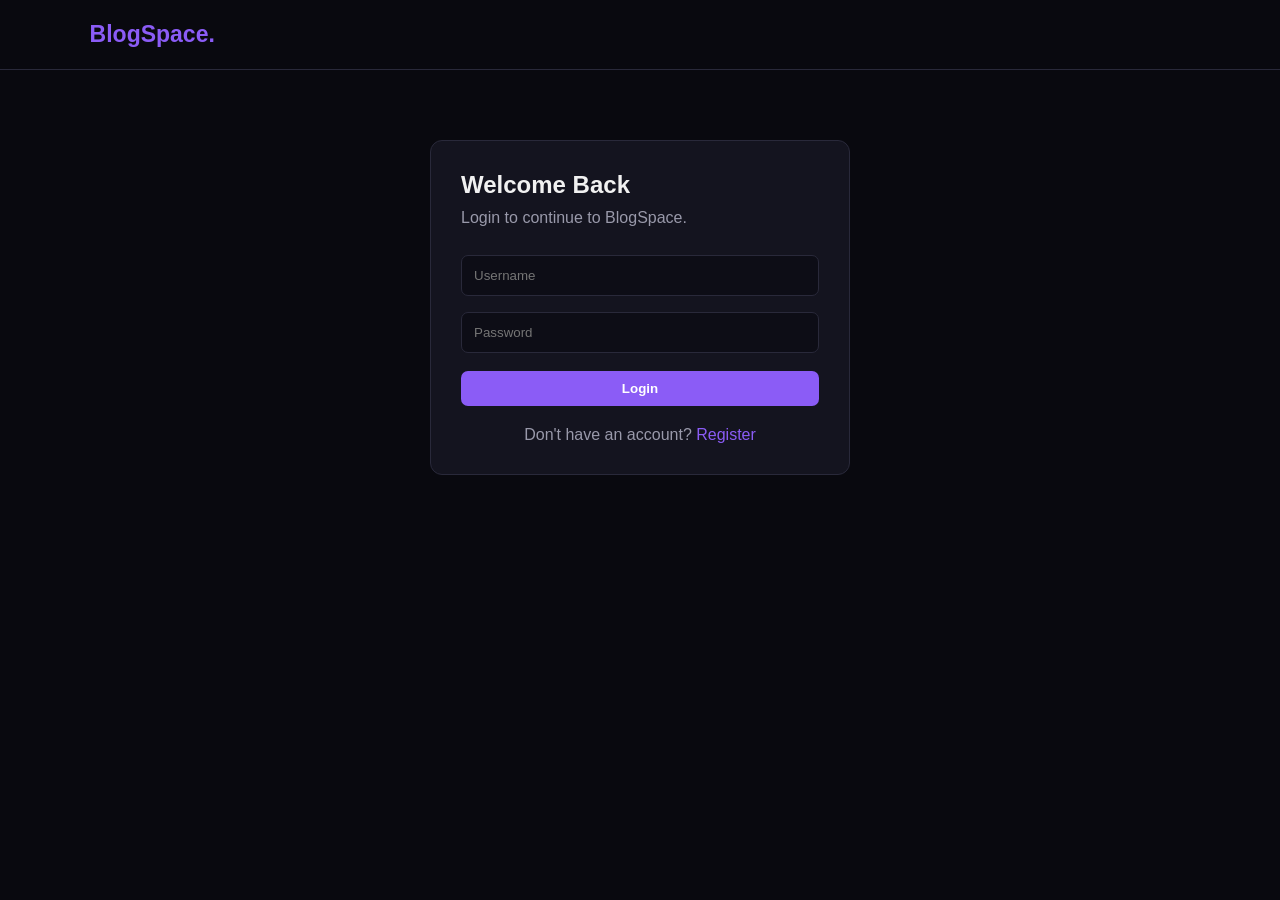
<file: index.html>
<!DOCTYPE html>
<html lang="en">
<head>
    <meta charset="UTF-8">
    <meta name="viewport" content="width=device-width, initial-scale=1.0">
    <title>BlogSpace | Developer Community</title>

    <style>
        * {
            margin: 0;
            padding: 0;
            box-sizing: border-box;
            font-family: Arial, sans-serif;
        }

        body {
            background: #09090f;
            color: #f1f1f1;
        }

        :root {
            --bg: #09090f;
            --card: #14141f;
            --border: #29293a;
            --accent: #8b5cf6;
            --text: #f1f1f1;
            --muted: #9999aa;
        }

        button {
            cursor: pointer;
            border: none;
            border-radius: 7px;
            padding: 10px 15px;
            font-weight: 600;
        }

        input, textarea {
            width: 100%;
            padding: 12px;
            margin: 8px 0;
            border-radius: 7px;
            border: 1px solid var(--border);
            background: #0d0d16;
            color: white;
            outline: none;
        }

        input:focus, textarea:focus {
            border-color: var(--accent);
        }

        textarea {
            resize: vertical;
            min-height: 100px;
        }

        .primary-btn {
            background: var(--accent);
            color: white;
        }

        .secondary-btn {
            background: #252536;
            color: white;
        }

        .danger-btn {
            background: #7f1d1d;
            color: white;
        }

        .navbar {
            height: 70px;
            border-bottom: 1px solid var(--border);
            display: flex;
            align-items: center;
            justify-content: space-between;
            padding: 0 7%;
            position: sticky;
            top: 0;
            background: #09090fee;
            z-index: 10;
        }

        .logo {
            font-size: 23px;
            font-weight: bold;
            color: var(--accent);
        }

        .nav-right {
            display: flex;
            gap: 12px;
            align-items: center;
        }

        .container {
            max-width: 1100px;
            margin: 35px auto;
            padding: 0 20px;
        }

        .auth-container {
            max-width: 420px;
            margin: 70px auto;
            background: var(--card);
            padding: 30px;
            border: 1px solid var(--border);
            border-radius: 12px;
        }

        .auth-container h2 {
            margin-bottom: 10px;
        }

        .auth-container p {
            color: var(--muted);
            margin-bottom: 20px;
        }

        .auth-container button {
            width: 100%;
            margin-top: 10px;
        }

        .switch-auth {
            text-align: center;
            margin-top: 20px;
            color: var(--muted);
        }

        .switch-auth span {
            color: var(--accent);
            cursor: pointer;
        }

        .dashboard-header {
            display: flex;
            justify-content: space-between;
            align-items: center;
            margin-bottom: 25px;
            flex-wrap: wrap;
            gap: 15px;
        }

        .dashboard-header p {
            color: var(--muted);
            margin-top: 7px;
        }

        .create-card, .blog-card {
            background: var(--card);
            border: 1px solid var(--border);
            border-radius: 12px;
            padding: 22px;
            margin-bottom: 22px;
        }

        .create-card h3 {
            margin-bottom: 12px;
        }

        .blog-card h3 {
            font-size: 21px;
            margin-bottom: 12px;
        }

        .blog-content {
            color: #c5c5d0;
            line-height: 1.7;
            white-space: pre-wrap;
            margin-bottom: 20px;
        }

        .blog-meta {
            color: var(--muted);
            font-size: 13px;
            margin-bottom: 15px;
        }

        .blog-actions {
            display: flex;
            gap: 10px;
            flex-wrap: wrap;
            border-top: 1px solid var(--border);
            padding-top: 15px;
        }

        .comment-section {
            margin-top: 20px;
            border-top: 1px solid var(--border);
            padding-top: 15px;
        }

        .comment {
            background: #0d0d16;
            padding: 12px;
            border-radius: 7px;
            margin: 10px 0;
            color: #c5c5d0;
        }

        .comment-form {
            display: flex;
            gap: 10px;
            margin-top: 12px;
        }

        .comment-form input {
            margin: 0;
        }

        .hidden {
            display: none !important;
        }

        .message {
            margin-top: 12px;
            color: #c084fc;
            font-size: 14px;
        }

        .empty-state {
            text-align: center;
            padding: 40px;
            color: var(--muted);
        }

        @media(max-width: 600px) {
            .navbar {
                padding: 0 15px;
            }

            .container {
                padding: 0 12px;
            }

            .nav-right {
                gap: 5px;
            }

            .nav-right button {
                padding: 8px;
                font-size: 12px;
            }

            .comment-form {
                flex-direction: column;
            }
        }
    </style>
</head>

<body>

    <!-- NAVBAR -->
    <nav class="navbar">
        <div class="logo">BlogSpace.</div>

        <div class="nav-right">
            <span id="navUsername"></span>
            <button class="secondary-btn hidden" id="logoutBtn"
                    onclick="logout()">Logout</button>
        </div>
    </nav>


    <!-- LOGIN SECTION -->
    <section id="loginSection" class="auth-container">

        <h2>Welcome Back</h2>
        <p>Login to continue to BlogSpace.</p>

        <form id="loginForm">
            <input type="text" id="loginUsername"
                   placeholder="Username" required>

            <input type="password" id="loginPassword"
                   placeholder="Password" required>

            <button type="submit" class="primary-btn">
                Login
            </button>
        </form>

        <div class="message" id="loginMessage"></div>

        <div class="switch-auth">
            Don't have an account?
            <span onclick="showRegister()">Register</span>
        </div>

    </section>


    <!-- REGISTER SECTION -->
    <section id="registerSection" class="auth-container hidden">

        <h2>Create Account</h2>
        <p>Join the BlogSpace community.</p>

        <form id="registerForm">

            <input type="text" id="regName"
                   placeholder="Full Name" required>

            <input type="text" id="regUsername"
                   placeholder="Username" required>

            <input type="email" id="regEmail"
                   placeholder="Email" required>

            <input type="password" id="regPassword"
                   placeholder="Password" required>

            <input type="text" id="regBio"
                   placeholder="Short Bio (optional)">

            <button type="submit" class="primary-btn">
                Create Account
            </button>

        </form>

        <div class="message" id="registerMessage"></div>

        <div class="switch-auth">
            Already have an account?
            <span onclick="showLogin()">Login</span>
        </div>

    </section>


    <!-- DASHBOARD -->
    <main id="dashboard" class="container hidden">

        <div class="dashboard-header">
            <div>
                <h2>Community Feed</h2>
                <p>Share your thoughts and read what others are writing.</p>
            </div>

            <button class="secondary-btn" onclick="loadBlogs()">
                Refresh Feed
            </button>
        </div>


        <!-- USER PROFILE -->
        <div class="create-card">
            <h3>Your Profile</h3>
            <p id="profileInfo" class="blog-meta">
                Loading profile...
            </p>
        </div>


        <!-- CREATE BLOG -->
        <div class="create-card">

            <h3>Create a Blog Post</h3>

            <form id="blogForm">

                <input type="text" id="blogTitle"
                       placeholder="Enter blog title" required>

                <textarea id="blogContent"
                          placeholder="Write your thoughts..."
                          required></textarea>

                <button type="submit" class="primary-btn">
                    Publish Blog
                </button>

            </form>

            <div class="message" id="blogMessage"></div>

        </div>


        <!-- BLOG FEED -->
        <div id="blogFeed">

            <div class="empty-state">
                Loading blogs...
            </div>

        </div>

    </main>


<script>

    // CHANGE THIS IF YOUR FASTAPI SERVER USES ANOTHER PORT
    const API = "http://127.0.0.1:8000";

    let token = localStorage.getItem("access_token");
    let currentUser = null;


    // -------------------------------
    // AUTHENTICATION
    // -------------------------------

    function showRegister() {
        document.getElementById("loginSection").classList.add("hidden");
        document.getElementById("registerSection").classList.remove("hidden");
    }

    function showLogin() {
        document.getElementById("registerSection").classList.add("hidden");
        document.getElementById("loginSection").classList.remove("hidden");
    }


    // REGISTER

    document.getElementById("registerForm").addEventListener("submit", async (e) => {

        e.preventDefault();

        const userData = {
            name: document.getElementById("regName").value,
            username: document.getElementById("regUsername").value,
            email: document.getElementById("regEmail").value,
            password: document.getElementById("regPassword").value,
            bio: document.getElementById("regBio").value || null
        };

        try {

            const response = await fetch(`${API}/user`, {
                method: "POST",
                headers: {
                    "Content-Type": "application/json"
                },
                body: JSON.stringify(userData)
            });

            const data = await response.json();

            if (!response.ok) {
                throw new Error(data.detail || "Registration failed");
            }

            document.getElementById("registerMessage").textContent =
                "Account created successfully. Please login.";

            document.getElementById("registerForm").reset();

            setTimeout(showLogin, 1500);

        } catch (error) {

            document.getElementById("registerMessage").textContent =
                error.message;

        }

    });


    // LOGIN

    document.getElementById("loginForm").addEventListener("submit", async (e) => {

        e.preventDefault();

        const username = document.getElementById("loginUsername").value;
        const password = document.getElementById("loginPassword").value;

        const formData = new URLSearchParams();

        formData.append("username", username);
        formData.append("password", password);

        try {

            const response = await fetch(`${API}/token`, {
                method: "POST",
                headers: {
                    "Content-Type": "application/x-www-form-urlencoded"
                },
                body: formData
            });

            const data = await response.json();

            if (!response.ok) {
                throw new Error(data.detail || "Invalid credentials");
            }

            token = data.access_token;

            localStorage.setItem("access_token", token);

            await openDashboard();

        } catch (error) {

            document.getElementById("loginMessage").textContent =
                error.message;

        }

    });


    // GET CURRENT USER

    async function getCurrentUser() {

        const response = await fetch(`${API}/user/me`, {
            headers: {
                "Authorization": `Bearer ${token}`
            }
        });

        if (!response.ok) {
            throw new Error("Session expired. Please login again.");
        }

        return await response.json();
    }


    // OPEN DASHBOARD

    async function openDashboard() {

        try {

            currentUser = await getCurrentUser();

            document.getElementById("loginSection").classList.add("hidden");
            document.getElementById("registerSection").classList.add("hidden");
            document.getElementById("dashboard").classList.remove("hidden");
            document.getElementById("logoutBtn").classList.remove("hidden");

            document.getElementById("navUsername").textContent =
                currentUser.username || "";

            document.getElementById("profileInfo").textContent =
                `${currentUser.name || ""} | @${currentUser.username || ""} | ${currentUser.email || ""}`;

            await loadBlogs();

        } catch (error) {

            logout();
            document.getElementById("loginMessage").textContent = error.message;

        }

    }


    // LOGOUT

    function logout() {

        localStorage.removeItem("access_token");

        token = null;
        currentUser = null;

        document.getElementById("dashboard").classList.add("hidden");
        document.getElementById("logoutBtn").classList.add("hidden");
        document.getElementById("navUsername").textContent = "";

        showLogin();

    }


    // -------------------------------
    // BLOG CREATION
    // -------------------------------

    document.getElementById("blogForm").addEventListener("submit", async (e) => {

        e.preventDefault();

        const blogData = {
            title: document.getElementById("blogTitle").value,
            content: document.getElementById("blogContent").value,
            author_id: currentUser.id
        };

        try {

            const response = await fetch(`${API}/blog`, {
                method: "POST",
                headers: {
                    "Content-Type": "application/json"
                },
                body: JSON.stringify(blogData)
            });

            const data = await response.json();

            if (!response.ok) {
                throw new Error(data.detail || "Could not publish blog");
            }

            document.getElementById("blogMessage").textContent =
                "Blog published successfully.";

            document.getElementById("blogForm").reset();

            await loadBlogs();

        } catch (error) {

            document.getElementById("blogMessage").textContent =
                error.message;

        }

    });


    // -------------------------------
    // LOAD BLOGS
    // -------------------------------

    async function loadBlogs() {

        const feed = document.getElementById("blogFeed");

        feed.innerHTML = `<div class="empty-state">Loading blogs...</div>`;

        try {

            const response = await fetch(`${API}/blogs`);

            const blogs = await response.json();

            if (!response.ok) {
                throw new Error(blogs.detail || "Could not load blogs");
            }

            feed.innerHTML = "";

            if (!Array.isArray(blogs) || blogs.length === 0) {

                feed.innerHTML = `
                    <div class="empty-state">
                        No blogs available. Create the first post.
                    </div>
                `;

                return;
            }

            blogs.forEach(blog => {

                const blogId = blog.blog_id ?? blog.id;
                const authorId = blog.author_id;

                const isOwner = Number(authorId) === Number(currentUser.id);

                const card = document.createElement("div");

                card.className = "blog-card";

                const title = document.createElement("h3");
                title.textContent = blog.title;

                const meta = document.createElement("div");
                meta.className = "blog-meta";
                meta.textContent = `Author ID: ${authorId}`;

                const content = document.createElement("div");
                content.className = "blog-content";
                content.textContent = blog.content;

                const actions = document.createElement("div");
                actions.className = "blog-actions";

                const likeButton = document.createElement("button");
                likeButton.className = "secondary-btn";
                likeButton.textContent = "Like / Unlike";
                likeButton.addEventListener("click", () => toggleLike(blogId));

                const commentButton = document.createElement("button");
                commentButton.className = "secondary-btn";
                commentButton.textContent = "View Comments";
                commentButton.addEventListener("click", () => loadComments(blogId));

                actions.append(likeButton, commentButton);

                if (!isOwner) {

                    const followButton = document.createElement("button");
                    followButton.className = "secondary-btn";
                    followButton.textContent = "Follow Author";

                    followButton.addEventListener("click", () => followUser(authorId));

                    actions.appendChild(followButton);

                } else {

                    const deleteButton = document.createElement("button");
                    deleteButton.className = "danger-btn";
                    deleteButton.textContent = "Delete";

                    deleteButton.addEventListener("click", () => deleteBlog(blogId));

                    actions.appendChild(deleteButton);

                }

                const comments = document.createElement("div");
                comments.id = `comments-${blogId}`;
                comments.className = "comment-section hidden";

                const commentForm = document.createElement("form");
                commentForm.className = "comment-form";

                const commentInput = document.createElement("input");
                commentInput.placeholder = "Write a comment...";
                commentInput.required = true;

                const commentSubmit = document.createElement("button");
                commentSubmit.className = "primary-btn";
                commentSubmit.textContent = "Comment";

                commentForm.append(commentInput, commentSubmit);

                commentForm.addEventListener("submit", async (e) => {

                    e.preventDefault();

                    await addComment(blogId, commentInput.value);

                    commentInput.value = "";

                    await loadComments(blogId);

                });

                comments.appendChild(commentForm);

                card.append(title, meta, content, actions, comments);

                feed.appendChild(card);

            });

        } catch (error) {

            feed.innerHTML = `
                <div class="empty-state">
                    ${error.message}
                </div>
            `;

        }

    }


    // -------------------------------
    // DELETE BLOG
    // -------------------------------

    async function deleteBlog(blogId) {

        if (!confirm("Are you sure you want to delete this blog?")) {
            return;
        }

        try {

            const response = await fetch(
                `${API}/blog?blog_id=${blogId}`,
                {
                    method: "DELETE"
                }
            );

            if (!response.ok) {
                const data = await response.json();
                throw new Error(data.detail || "Delete failed");
            }

            await loadBlogs();

        } catch (error) {

            alert(error.message);

        }

    }


    // -------------------------------
    // LIKE / UNLIKE BLOG
    // -------------------------------

    async function toggleLike(blogId) {

        try {

            const response = await fetch(
                `${API}/blog/${blogId}/like?user_id=${currentUser.id}`,
                {
                    method: "POST"
                }
            );

            const data = await response.json();

            if (!response.ok) {
                throw new Error(data.detail || "Like operation failed");
            }

            alert(data.message || "Like operation completed.");

        } catch (error) {

            alert(error.message);

        }

    }


    // -------------------------------
    // ADD COMMENT
    // -------------------------------

    async function addComment(blogId, commentText) {

        try {

            const response = await fetch(
                `${API}/blog/${blogId}/comment`,
                {
                    method: "POST",
                    headers: {
                        "Content-Type": "application/json"
                    },
                    body: JSON.stringify({
                        text: commentText,
                        commenter_id: currentUser.id
                    })
                }
            );

            const data = await response.json();

            if (!response.ok) {
                throw new Error(data.detail || "Could not add comment");
            }

        } catch (error) {

            alert(error.message);

        }

    }


    // -------------------------------
    // LOAD COMMENTS
    // -------------------------------

    async function loadComments(blogId) {

        const section = document.getElementById(`comments-${blogId}`);

        section.classList.remove("hidden");

        const form = section.querySelector("form");

        try {

            const response = await fetch(
                `${API}/blog/${blogId}/comments`
            );

            const comments = await response.json();

            if (!response.ok) {
                throw new Error(comments.detail || "Could not load comments");
            }

            section.innerHTML = "";

            if (Array.isArray(comments) && comments.length > 0) {

                comments.forEach(comment => {

                    const div = document.createElement("div");
                    div.className = "comment";

                    const text = document.createElement("p");
                    text.textContent = comment.text;

                    const author = document.createElement("small");
                    author.textContent =
                        `Commenter ID: ${comment.commenter_id}`;

                    div.append(text, author);
                    section.appendChild(div);

                });

            } else {

                const empty = document.createElement("p");
                empty.className = "blog-meta";
                empty.textContent = "No comments yet.";
                section.appendChild(empty);

            }

            // Recreate comment form after loading comments

            const commentForm = document.createElement("form");
            commentForm.className = "comment-form";

            const input = document.createElement("input");
            input.placeholder = "Write a comment...";
            input.required = true;

            const button = document.createElement("button");
            button.className = "primary-btn";
            button.textContent = "Comment";

            commentForm.append(input, button);

            commentForm.addEventListener("submit", async (e) => {

                e.preventDefault();

                await addComment(blogId, input.value);

                await loadComments(blogId);

            });

            section.appendChild(commentForm);

        } catch (error) {

            section.textContent = error.message;

        }

    }


    // -------------------------------
    // FOLLOW USER
    // -------------------------------

    async function followUser(targetUserId) {

        try {

            const response = await fetch(
                `${API}/user/${targetUserId}/follow?current_user_id=${currentUser.id}`,
                {
                    method: "POST"
                }
            );

            const data = await response.json();

            if (!response.ok) {
                throw new Error(data.detail || "Follow operation failed");
            }

            alert(data.message || "Follow operation completed.");

        } catch (error) {

            alert(error.message);

        }

    }


    // -------------------------------
    // AUTO LOGIN IF TOKEN EXISTS
    // -------------------------------

    window.addEventListener("DOMContentLoaded", async () => {

        if (token) {
            await openDashboard();
        }

    });

</script>

</body>
</html>
</file>
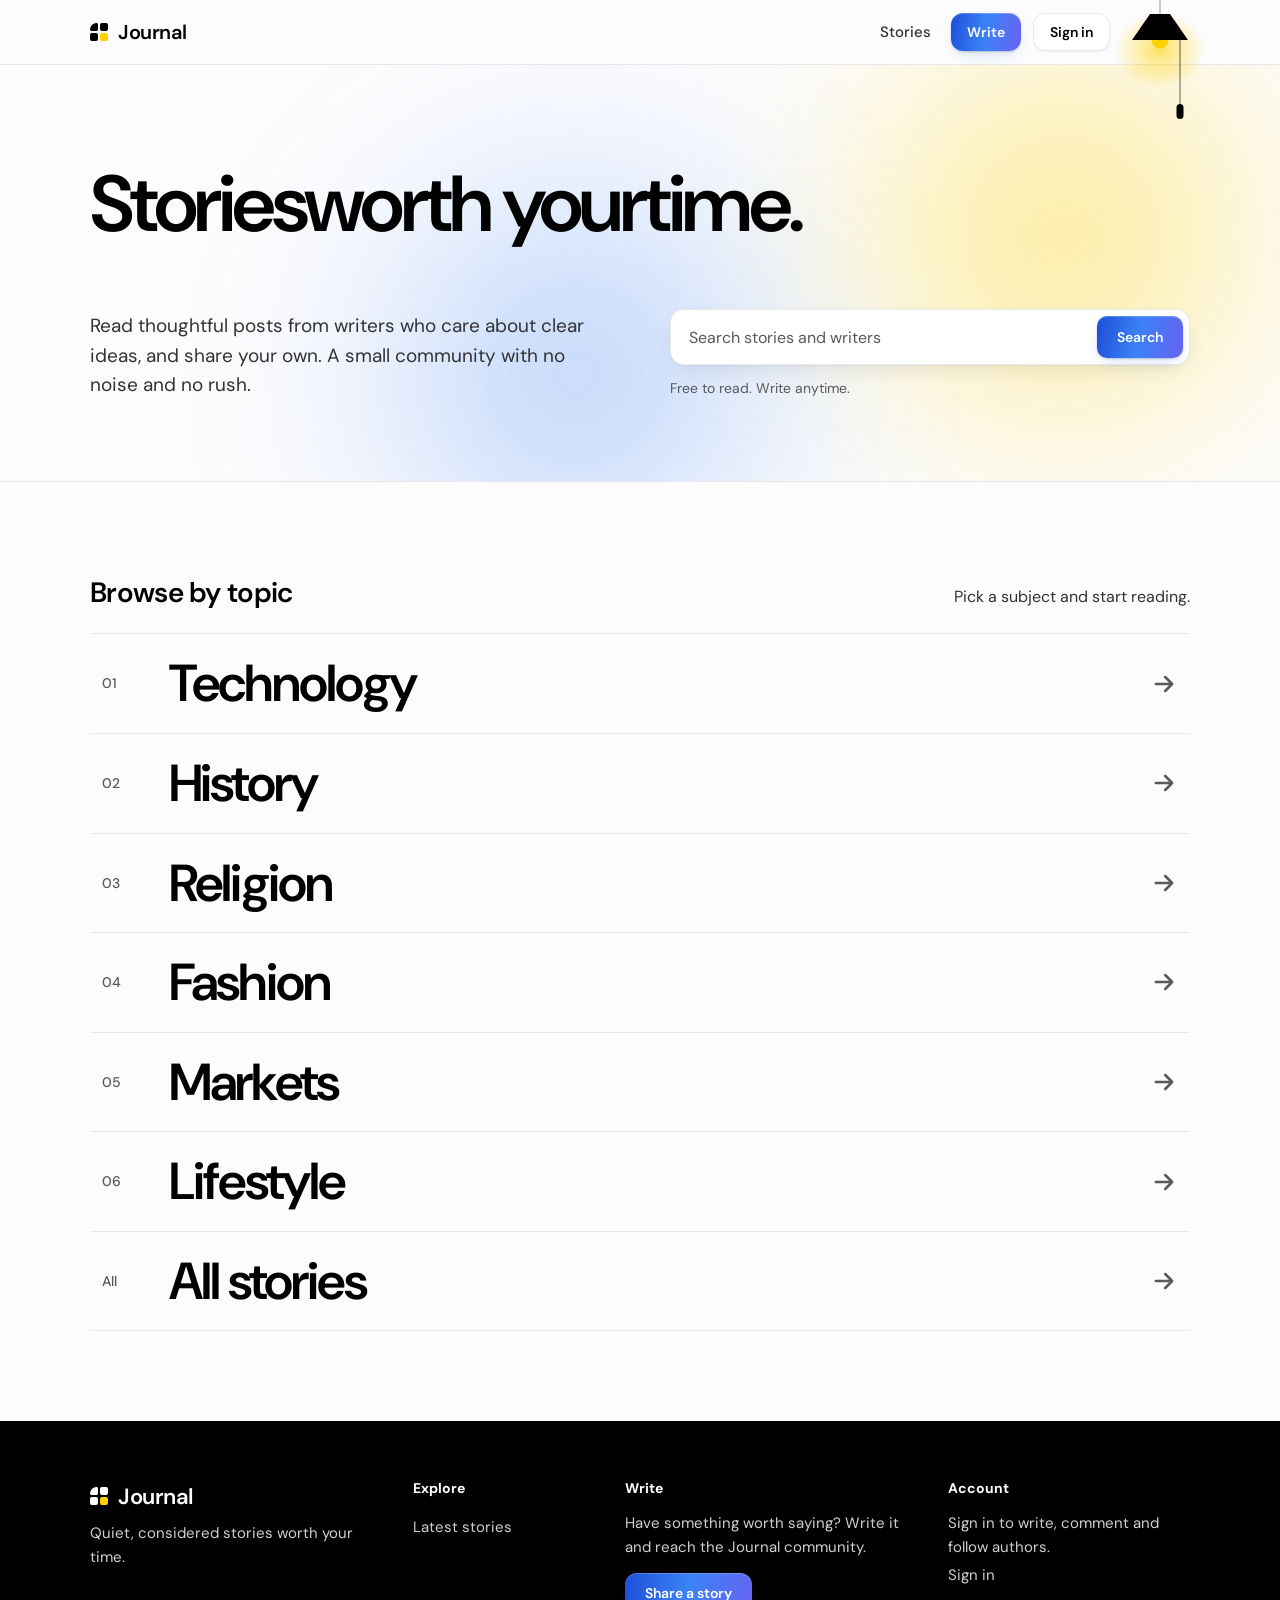
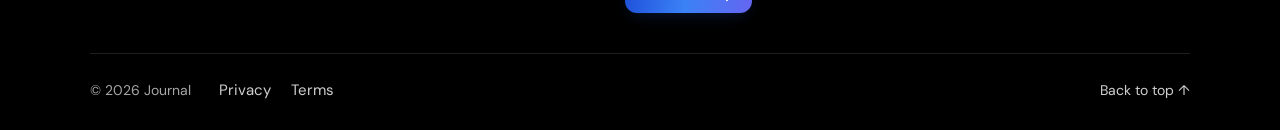
<file: frontend/index.html>
<!DOCTYPE html>
<html lang="en">
<head>
<meta charset="utf-8"/>
<meta content="width=device-width, initial-scale=1, viewport-fit=cover" name="viewport"/>
<title>Journal — Stories worth your time</title>
<meta name="description" content="Journal: thoughtful stories and perspectives from a community of writers."/>
<meta name="theme-color" content="#ffd200"/>
<meta property="og:type" content="website"/><meta property="og:title" content="Journal — Stories worth your time"/><meta property="og:description" content="Thoughtful stories and perspectives from a community of writers."/>
<meta name="twitter:card" content="summary"/>
<meta name="journal-api-base" content=""/><!-- Set to your backend address when deploying, e.g. https://api.example.com -->
<link rel="icon" href="data:image/svg+xml,%3Csvg xmlns='http://www.w3.org/2000/svg' viewBox='0 0 32 32'%3E%3Crect width='32' height='32' rx='7' fill='%232f6853'/%3E%3Ctext x='16' y='23' font-size='20' text-anchor='middle' font-family='Georgia,serif' fill='%23f3f7ec'%3EJ%3C/text%3E%3C/svg%3E"/>
<link rel="preconnect" href="https://fonts.googleapis.com"/><link rel="preconnect" href="https://fonts.gstatic.com" crossorigin/>
<link href="https://fonts.googleapis.com/css2?family=DM+Sans:wght@400;500;700&amp;family=Noto+Naskh+Arabic:wght@500&amp;display=swap" rel="stylesheet"/>
<script>try{var t=localStorage.getItem("journal_theme");if(t==="light"||t==="dark")document.documentElement.dataset.theme=t}catch(e){}</script>
<link rel="stylesheet" href="css/style.css"/>
</head>
<body>
<a class="skip-link" href="#content">Skip to content</a>

<header class="site-header">
<div class="header-inner">
<button aria-label="Journal home" class="logo" id="homeLogo" type="button"><span aria-hidden="true" class="mark"><i></i><i></i><i></i><i></i></span>Journal</button>
<nav class="site-nav" aria-label="Primary">
<button class="nav-link" data-action="latest" id="navLatest" type="button">Stories</button>
<button class="app-btn sm" data-action="write" id="navWrite" type="button">Write</button>
<button class="app-btn secondary sm" id="authNavButton" type="button">Sign in</button>
<button class="nav-signout hidden" id="signOutButton" type="button">Sign out</button>
<button class="icon-btn menu-btn" type="button" aria-label="Open menu" aria-expanded="false" aria-controls="sideNav"><svg width="20" height="20" viewBox="0 0 20 20" aria-hidden="true"><path d="M3 5.5h14M3 10h14M3 14.5h14" stroke="currentColor" stroke-width="1.7" stroke-linecap="round"/></svg></button>
</nav>
<button class="lamp" id="theme" type="button" role="switch" aria-checked="false" aria-label="Dark theme" title="Pull the cord to switch the light"><svg class="lamp-svg" viewBox="0 0 60 120" width="60" height="120" aria-hidden="true">
<defs><radialGradient id="lampGlow" cx="50%" cy="50%" r="50%"><stop offset="0" stop-color="#ffd200" stop-opacity=".6"/><stop offset="1" stop-color="#ffd200" stop-opacity="0"/></radialGradient><radialGradient id="lampGlowW" cx="50%" cy="50%" r="50%"><stop offset="0" stop-color="#fff" stop-opacity=".7"/><stop offset="1" stop-color="#fff" stop-opacity="0"/></radialGradient></defs>
<g class="lamp-body">
<line class="lamp-wire" x1="30" y1="0" x2="30" y2="14"/>
<ellipse class="glow" cx="30" cy="50" rx="46" ry="38"/>
<circle class="lamp-bulb" cx="30" cy="40" r="8.5"/>
<path class="lamp-shade" d="M20 14h20l18 26H2z"/>
<line class="lamp-cord" x1="50" y1="40" x2="50" y2="104"/>
<line class="lamp-hit" x1="50" y1="40" x2="50" y2="104"/>
<rect class="lamp-handle" x="46.5" y="104" width="7" height="15" rx="3.5"/>
</g>
</svg></button>
</div>
</header>

<div class="side-backdrop" id="sideBackdrop" hidden=""></div>
<aside class="side-nav" id="sideNav" aria-label="Menu" aria-hidden="true">
<div class="side-head"><span class="side-title">Journal</span><button class="side-close" type="button" aria-label="Close menu">&times;</button></div>
<nav aria-label="Pages"><button type="button" data-side="home">Home</button><button type="button" data-side="all">All stories</button><button type="button" data-side="write">Write a story</button></nav>
<p class="side-label">Topics</p><div class="side-topics" id="sideTopics"></div>
<div class="side-foot"><button type="button" data-side="theme">Switch theme</button><button type="button" data-side="auth" id="sideAuth">Sign in</button></div>
</aside>

<main id="content">
<section class="hero" aria-labelledby="heroTitle">
<div class="wrap hero-inner">
<h1 id="heroTitle"><span>Stories</span><span>worth your</span><span>time.</span></h1>
<div class="hero-foot">
<p class="lede">Read thoughtful posts from writers who care about clear ideas, and share your own. A small community with no noise and no rush.</p>
<div class="hero-search">
<form class="search" id="sf" role="search"><input aria-label="Search stories" id="q" placeholder="Search stories and writers" type="search"/><button type="submit">Search</button></form>
<p class="note">Free to read. Write anytime.</p>
</div>
</div>
</div>
</section>

<section class="topics home-stories" id="stories" aria-labelledby="topicsTitle">
<div class="wrap">
<div class="topics-head"><h2 id="topicsTitle">Browse by topic</h2><p>Pick a subject and start reading.</p></div>
<ul class="topic-list">
<li><button class="topic-row" type="button" data-topic="Technology"><span class="t-num">01</span><span class="t-name">Technology</span><svg viewBox="0 0 24 24" fill="none" stroke="currentColor" stroke-width="2.2" stroke-linecap="round" stroke-linejoin="round" aria-hidden="true"><path d="M5 12h14M13 6l6 6-6 6"/></svg></button></li>
<li><button class="topic-row" type="button" data-topic="History"><span class="t-num">02</span><span class="t-name">History</span><svg viewBox="0 0 24 24" fill="none" stroke="currentColor" stroke-width="2.2" stroke-linecap="round" stroke-linejoin="round" aria-hidden="true"><path d="M5 12h14M13 6l6 6-6 6"/></svg></button></li>
<li><button class="topic-row" type="button" data-topic="Religion"><span class="t-num">03</span><span class="t-name">Religion</span><svg viewBox="0 0 24 24" fill="none" stroke="currentColor" stroke-width="2.2" stroke-linecap="round" stroke-linejoin="round" aria-hidden="true"><path d="M5 12h14M13 6l6 6-6 6"/></svg></button></li>
<li><button class="topic-row" type="button" data-topic="Fashion"><span class="t-num">04</span><span class="t-name">Fashion</span><svg viewBox="0 0 24 24" fill="none" stroke="currentColor" stroke-width="2.2" stroke-linecap="round" stroke-linejoin="round" aria-hidden="true"><path d="M5 12h14M13 6l6 6-6 6"/></svg></button></li>
<li><button class="topic-row" type="button" data-topic="Markets"><span class="t-num">05</span><span class="t-name">Markets</span><svg viewBox="0 0 24 24" fill="none" stroke="currentColor" stroke-width="2.2" stroke-linecap="round" stroke-linejoin="round" aria-hidden="true"><path d="M5 12h14M13 6l6 6-6 6"/></svg></button></li>
<li><button class="topic-row" type="button" data-topic="Lifestyle"><span class="t-num">06</span><span class="t-name">Lifestyle</span><svg viewBox="0 0 24 24" fill="none" stroke="currentColor" stroke-width="2.2" stroke-linecap="round" stroke-linejoin="round" aria-hidden="true"><path d="M5 12h14M13 6l6 6-6 6"/></svg></button></li>
<li><button class="topic-row" type="button" data-topic="All"><span class="t-num">All</span><span class="t-name">All stories</span><svg viewBox="0 0 24 24" fill="none" stroke="currentColor" stroke-width="2.2" stroke-linecap="round" stroke-linejoin="round" aria-hidden="true"><path d="M5 12h14M13 6l6 6-6 6"/></svg></button></li>
</ul>
</div>
</section>

<section class="stories-room" hidden="" id="latest-stories" aria-labelledby="storiesTitle">
<aside class="rail rail-left" aria-label="Topics"><p class="rail-title">Topics</p><div class="rail-topics" id="railTopics" role="group" aria-label="Filter by topic"></div></aside>
<div class="feed">
<button class="back-link" id="backToHome" type="button"><svg class="icon" viewBox="0 0 24 24" fill="none" stroke="currentColor" stroke-width="2.2" stroke-linecap="round" stroke-linejoin="round" aria-hidden="true"><path d="M19 12H5M11 6l-6 6 6 6"/></svg>Home</button>
<div class="head"><h2 id="storiesTitle">Latest stories</h2><p class="sub">Fresh writing from the Journal community. Read, respond, and share your own perspective.</p></div>
<form class="search blogs-search" id="blogSearch" role="search"><input aria-label="Search stories" id="blogQuery" placeholder="Search stories and writers" type="search"/><button type="submit">Search</button></form>
<div class="bar2"><div aria-label="Filter by topic" class="chips" id="chips" role="group"></div><span id="count" role="status"></span></div>
<div class="grid" id="grid"></div>
<div id="feedSentinel" aria-hidden="true"></div>
<div class="feed-end" id="feedEnd" role="status" aria-live="polite"></div>
</div>
<aside class="rail rail-right" aria-label="Writers"><div class="rail-card glow-card" id="writersCard" hidden><h3>Writers</h3><p>People publishing on Journal. Pick one to read their stories.</p><ul class="writers" id="writersList"></ul></div></aside>
</section>

<section aria-labelledby="editorHeading" class="app-panel hidden" id="editorPanel">
<h2 id="editorHeading">Share a story</h2>
<p class="panel-intro">Write something thoughtful and share it with the Journal community.</p>
<form id="editorForm">
<label class="field-label" for="editorCategory">Category</label>
<select class="app-field" id="editorCategory" required>
<option value="" disabled selected>Choose a category…</option>
<option>Technology</option><option>History</option><option>Religion</option><option>Fashion</option><option>Markets</option><option>Lifestyle</option><option>General</option>
</select>
<span class="field-label" id="coverLabel">Cover image</span>
<div class="cover-drop" id="editorCover" role="group" aria-labelledby="coverLabel" aria-disabled="true"><svg class="icon" viewBox="0 0 24 24" fill="none" stroke="currentColor" stroke-width="1.8" stroke-linecap="round" stroke-linejoin="round" aria-hidden="true"><rect x="3" y="4" width="18" height="16" rx="3"/><circle cx="9" cy="10" r="1.8"/><path d="M21 16l-5-5-8 9"/></svg><span>Cover images are coming soon. This space is reserved for your story's image.</span></div>
<label class="field-label" for="editorTitle">Title</label>
<input class="app-field" id="editorTitle" maxlength="180" placeholder="Give your story a title…" required=""/>
<label class="field-label" for="editorContent">Your story</label>
<textarea class="app-field" id="editorContent" placeholder="Start writing…" required=""></textarea>
<div class="panel-actions">
<button class="app-btn" id="publishButton" type="submit">Publish story</button>
<button class="app-btn secondary" id="cancelEditor" type="button">Cancel</button>
<span class="app-status" id="wordCount">0 words</span>
</div>
</form>
</section>

<div class="article-wrap hidden" id="articlePage">
<button class="back-link" id="backToStories" type="button"><svg class="icon" viewBox="0 0 24 24" fill="none" stroke="currentColor" stroke-width="2.2" stroke-linecap="round" stroke-linejoin="round" aria-hidden="true"><path d="M19 12H5M11 6l-6 6 6 6"/></svg>Back to stories</button>
<article class="article-shell">
<figure class="article-cover" id="articleCover" hidden=""><img alt="" id="articleCoverImg"/></figure>
<p class="article-kicker">Story</p>
<h1 class="article-title" id="articleTitle">Loading story…</h1>
<p class="article-byline" id="articleMeta"></p>
<div class="article-body" id="articleContent"></div>
<div class="article-tools">
<button class="app-btn secondary sm" id="likeButton" type="button">♡ Like</button>
<button class="app-btn secondary sm" id="followButton" type="button">Follow author</button>
<button class="app-btn secondary sm hidden" id="editButton" type="button">Edit story</button>
<button class="app-btn secondary sm hidden" id="deleteButton" type="button">Delete story</button>
</div>
<section class="comments-area" aria-labelledby="convoTitle">
<h3 id="convoTitle">Conversation</h3>
<form class="comment-form" id="commentForm">
<input aria-label="Add a comment" class="app-field" id="commentInput" maxlength="2000" placeholder="Add a thoughtful comment…" required=""/>
<button class="app-btn" type="submit">Comment</button>
</form>
<div class="app-status" id="commentsList">Loading comments…</div>
</section>
</article>
</div>
</main>

<div aria-labelledby="authTitle" aria-modal="true" class="app-modal hidden" id="authModal" role="dialog">
<div class="app-modal-card">
<button aria-label="Close" class="modal-x" id="closeAuth" type="button">×</button>
<h2 id="authTitle">Welcome back.</h2>
<p id="authDescription">Sign in to continue to Journal.</p>
<form id="authForm">
<div class="hidden" id="nameGroup">
<label class="field-label" for="authName">Your name</label>
<input autocomplete="name" class="app-field" id="authName" placeholder="Name"/>
</div>
<label class="field-label" for="authUsername">Username</label>
<input autocomplete="username" class="app-field" id="authUsername" required=""/>
<div class="hidden" id="emailGroup">
<label class="field-label" for="authEmail">Email</label>
<input autocomplete="email" class="app-field" id="authEmail" placeholder="you@example.com" type="email"/>
</div>
<label class="field-label" for="authPassword">Password</label>
<input autocomplete="current-password" class="app-field" id="authPassword" minlength="8" required="" type="password"/>
<div class="panel-actions">
<button class="app-btn" id="authSubmit" type="submit">Sign in</button>
</div>
</form>
<div class="modal-switch"><span id="switchText">New to Journal?</span> <button id="switchAuth" type="button">Create an account</button></div>
</div>
</div>
<div aria-live="polite" class="app-toast" id="appToast" role="status"></div>

<footer class="site-footer" aria-labelledby="sfTitle">
<h2 class="site-footer__sr" id="sfTitle">Site footer</h2>
<div class="site-footer__panel">
<div class="site-footer__grid">
<div class="site-footer__brand">
<p class="site-footer__logo"><span aria-hidden="true" class="mark"><i></i><i></i><i></i><i></i></span>Journal</p>
<p class="site-footer__tagline">Quiet, considered stories worth your time.</p>
</div>
<nav class="site-footer__col" aria-label="Explore">
<h2 class="site-footer__title">Explore</h2>
<ul class="site-footer__list">
<li><button class="site-footer__link" type="button" data-footer-action="latest">Latest stories</button></li>
</ul>
</nav>
<nav class="site-footer__col" aria-label="Write">
<h2 class="site-footer__title">Write</h2>
<p class="site-footer__text">Have something worth saying? Write it and reach the Journal community.</p>
<button class="site-footer__cta" type="button" data-footer-action="write">Share a story</button>
</nav>
<nav class="site-footer__col" aria-label="Account">
<h2 class="site-footer__title">Account</h2>
<p class="site-footer__text" data-footer-when="out">Sign in to write, comment and follow authors.</p>
<ul class="site-footer__list">
<li data-footer-when="out"><button class="site-footer__link" type="button" data-footer-action="signin">Sign in</button></li>
<li data-footer-when="in" hidden><button class="site-footer__link" type="button" data-footer-action="signout">Sign out</button></li>
</ul>
</nav>
</div>
<div class="site-footer__bar">
<p class="site-footer__copy">© 2026 Journal</p>
<nav class="site-footer__legal" aria-label="Legal">
<a class="site-footer__legal-link" href="privacy.html">Privacy</a>
<a class="site-footer__legal-link" href="terms.html">Terms</a>
</nav>
<button class="site-footer__top" id="sfTop" type="button">Back to top ↑</button>
</div>
</div>
</footer>

<script src="js/app.js"></script>
</body>
</html>
</file>
<file: frontend/css/style.css>
/* Journal — one stylesheet, one token set, two themes.
   Palette: yellow #ffd200, black #000, white #fff. Nothing else.
   Light theme = white page, black type, yellow accents. Dark theme = black page, white type, yellow accents.
   The home hero and header are always yellow (the brand moment); the footer is always black. */

:root {
  --sans: 'DM Sans', 'Helvetica Neue', Helvetica, Arial, system-ui, sans-serif;
  --arabic: 'Noto Naskh Arabic', 'Segoe UI', serif;
  --yellow: #ffd200;

  /* light */
  --bg: #ffffff;
  --surface: #f1f1f1;
  --ink: #000000;
  --ink-2: #333333;
  --faint: #595959;
  --line: rgba(0, 0, 0, .12);
  --line-strong: rgba(0, 0, 0, .42);
  --accent: #ffd200;
  --on-accent: #000000;
  --accent-soft: #f1f1f1;
  --focus: #000000;
  --primary: #000000;
  --on-primary: #ffffff;
  --r: 10px;

  --gutter: clamp(20px, 4vw, 40px);
  color-scheme: light;
}
:root[data-theme="dark"] {
  --bg: #000000; --surface: #141414; --ink: #ffffff; --ink-2: #cfcfcf; --faint: #a6a6a6;
  --line: rgba(255, 255, 255, .16); --line-strong: rgba(255, 255, 255, .44);
  --accent-soft: #1c1c1c; --focus: #ffffff; --primary: #ffffff; --on-primary: #000000;
  color-scheme: dark;
}
@media (prefers-color-scheme: dark) {
  :root:not([data-theme]) {
    --bg: #000000; --surface: #141414; --ink: #ffffff; --ink-2: #cfcfcf; --faint: #a6a6a6;
    --line: rgba(255, 255, 255, .16); --line-strong: rgba(255, 255, 255, .44);
    --accent-soft: #1c1c1c; --focus: #ffffff; --primary: #ffffff; --on-primary: #000000;
    color-scheme: dark;
  }
}
/* Always-black surface (footer). */
.site-footer {
  --bg: #000; --surface: #000; --ink: #fff; --ink-2: #cfcfcf; --faint: #a6a6a6;
  --line: rgba(255, 255, 255, .18); --line-strong: rgba(255, 255, 255, .5);
  --accent: #ffd200; --on-accent: #000; --accent-soft: #1c1c1c; --focus: #fff; --primary: #fff; --on-primary: #000;
}

/* ---------- base ---------- */
*, *::before, *::after { box-sizing: border-box; }
html { scroll-padding-top: 84px; -webkit-text-size-adjust: 100%; }
body { margin: 0; background: var(--bg); color: var(--ink); font: 400 16px/1.6 var(--sans); text-rendering: optimizeLegibility; }
::selection { background: #ffd200; color: #000; }
button { font: inherit; color: inherit; cursor: pointer; }
h1, h2, h3, p, ul { margin: 0; }
:focus-visible { outline: 2px solid var(--focus); outline-offset: 3px; }
[hidden], .hidden { display: none !important; }
.wrap { max-width: 1180px; margin: 0 auto; padding: 0 var(--gutter); }
.ar { font-family: var(--arabic); font-size: 1.08em; unicode-bidi: isolate; white-space: nowrap; }
.skip-link { position: absolute; left: 12px; top: -60px; z-index: 100; background: var(--ink); color: var(--bg); padding: 10px 16px; border-radius: 8px; }
.skip-link:focus { top: 12px; }
.site-footer__sr { position: absolute; width: 1px; height: 1px; overflow: hidden; clip: rect(0 0 0 0); white-space: nowrap; }
.icon { width: 1em; height: 1em; flex: none; }

/* ---------- buttons ---------- */
.app-btn { display: inline-flex; align-items: center; justify-content: center; gap: 8px; min-height: 44px; padding: 10px 20px; border-radius: var(--r); border: 1px solid var(--primary); background: var(--primary); color: var(--on-primary); font-weight: 600; font-size: 15px; white-space: nowrap; transition: opacity .15s, border-color .15s; }
.app-btn:hover { opacity: .86; }
.app-btn.secondary { background: transparent; color: var(--ink); border-color: var(--line-strong); }
.app-btn.secondary:hover { opacity: 1; border-color: var(--ink); }
.app-btn.sm { min-height: 38px; padding: 6px 16px; font-size: 14px; }
.app-btn:disabled { cursor: default; opacity: .7; }
.ghost-btn { background: transparent; border: 1px solid var(--line-strong); border-radius: var(--r); padding: 6px 16px; font-weight: 500; font-size: 14px; margin-top: 10px; }
.ghost-btn:hover { border-color: var(--ink); }
.icon-btn { width: 40px; height: 40px; display: inline-grid; place-items: center; border-radius: 50%; border: 0; background: transparent; color: var(--ink-2); }
.icon-btn:hover { background: var(--accent-soft); color: var(--ink); }

/* ---------- shared header ---------- */
.site-header { position: sticky; top: 0; z-index: 40; padding-top: env(safe-area-inset-top, 0px); background: var(--bg); border-bottom: 1px solid var(--line); }
.header-inner { position: relative; max-width: 1180px; margin: 0 auto; height: 64px; padding: 0 calc(var(--gutter) + 76px) 0 var(--gutter); display: flex; align-items: center; justify-content: space-between; gap: 16px; }
.logo { display: inline-flex; align-items: center; gap: 10px; background: none; border: 0; padding: 4px 0; font: 600 20px/1 var(--sans); letter-spacing: -.02em; color: var(--ink); }
.mark { width: 18px; height: 18px; display: grid; grid-template-columns: 1fr 1fr; gap: 2px; }
.mark i { background: var(--ink); border-radius: 2px; }
.mark i:first-child { border-radius: 9px 2px 2px 2px; }
.mark i:last-child { background: #ffd200; }
.site-nav { display: flex; align-items: center; gap: 4px; }
.nav-link { background: none; border: 0; padding: 8px 12px; border-radius: 8px; font-weight: 500; font-size: 15px; color: var(--ink); }
.nav-link:hover { background: var(--accent-soft); }
.site-nav .app-btn { margin: 0 4px; }
.account-btn { display: inline-flex; align-items: center; gap: 8px; padding: 4px 12px 4px 4px; border-radius: var(--r); border: 1px solid var(--line-strong); background: transparent; font-weight: 500; font-size: 14px; color: var(--ink); max-width: 180px; }
.account-btn:disabled { opacity: 1; cursor: default; }
.account-btn .name { overflow: hidden; text-overflow: ellipsis; white-space: nowrap; }
.nav-signout { background: none; border: 0; padding: 8px 10px; font-size: 14px; color: var(--ink-2); text-decoration: underline; text-underline-offset: 3px; text-decoration-color: transparent; }
.nav-signout:hover { color: var(--ink); text-decoration-color: currentColor; }
.menu-btn { display: none; }
.av { flex: none; width: 24px; height: 24px; border-radius: 50%; background: var(--primary); color: var(--on-primary); font: 600 12px/24px var(--sans); text-align: center; }

/* ---------- lamp: the theme switch. A pendant light; pull the cord (drag, tap or Enter). ---------- */
.lamp { position: absolute; top: 0; right: var(--gutter); width: 60px; height: 120px; padding: 0; border: 0; border-radius: 10px; background: none; overflow: visible; pointer-events: none; touch-action: none; z-index: 2; }
.lamp-svg { display: block; overflow: visible; pointer-events: none; shape-rendering: geometricPrecision; }
.lamp-shade, .lamp-hit, .lamp-handle { pointer-events: all; cursor: grab; }
.lamp:active .lamp-shade, .lamp:active .lamp-hit, .lamp:active .lamp-handle { cursor: grabbing; }
.lamp-wire { stroke: var(--line-strong); stroke-width: 1; }
.lamp-shade { fill: var(--ink); }
.lamp-cord { stroke: var(--line-strong); stroke-width: 1.5; }
.lamp-hit { stroke: transparent; stroke-width: 16; }
.lamp-handle { fill: var(--ink); }
.lamp-bulb { fill: #ffd200; transition: fill .35s; }
.lamp .glow { opacity: 1; transition: opacity .35s; pointer-events: none; fill: url(#lampGlow); }
:root[data-theme="dark"] .lamp .glow { opacity: 0; }
:root[data-theme="dark"] .lamp-bulb { fill: #4a4a4a; }
:root[data-theme="dark"] .lamp-shade { fill: #000; stroke: var(--ink); stroke-width: 1; stroke-linejoin: round; }

/* ---------- home hero ---------- */
.hero { border-bottom: 1px solid var(--line); }
.hero-inner { padding-top: clamp(56px, 11vh, 128px); padding-bottom: clamp(48px, 9vh, 104px); animation: settle .6s ease-out both; }
.hero h1 { font: 600 clamp(42px, 6.2vw, 88px)/1.02 var(--sans); letter-spacing: -.04em; max-width: 15ch; text-wrap: balance; }
.hero-foot { display: grid; grid-template-columns: minmax(0, 1fr) minmax(0, 520px); gap: 28px 72px; align-items: end; margin-top: clamp(32px, 5vw, 64px); }
.lede { font-size: clamp(17px, 1.5vw, 19px); line-height: 1.55; color: var(--ink-2); max-width: 42ch; }
.search { display: flex; align-items: center; gap: 6px; width: 100%; background: var(--surface); border: 1px solid var(--line-strong); border-radius: var(--r); padding: 5px 5px 5px 18px; }
.search:focus-within { border-color: var(--ink); box-shadow: 0 0 0 3px color-mix(in srgb, var(--ink) 14%, transparent); }
.search input { flex: 1; min-width: 0; background: none; border: 0; outline: 0; font: 400 16px var(--sans); color: var(--ink); padding: 10px 0; }
.search input::placeholder { color: var(--faint); }
.search button { flex: none; border: 0; border-radius: calc(var(--r) - 3px); background: var(--primary); color: var(--on-primary); padding: 10px 20px; font-weight: 600; font-size: 14px; }
.search button:hover { opacity: .86; }
.note { margin-top: 12px; font-size: 14px; color: var(--faint); }
@keyframes settle { from { opacity: 0; transform: translateY(10px); } to { opacity: 1; transform: none; } }

/* ---------- home: browse by topic ---------- */
.topics { padding: clamp(48px, 8vw, 96px) 0 clamp(48px, 7vw, 96px); }
.topics-head { display: flex; flex-wrap: wrap; align-items: baseline; justify-content: space-between; gap: 8px 24px; margin-bottom: 24px; }
.topics-head h2 { font: 600 clamp(22px, 2.4vw, 28px)/1.1 var(--sans); letter-spacing: -.025em; }
.topics-head p { color: var(--ink-2); }
.topic-list { list-style: none; padding: 0; border-bottom: 1px solid var(--line); }
.topic-row { display: flex; align-items: center; gap: clamp(14px, 3vw, 36px); width: 100%; padding: clamp(14px, 2vw, 22px) 12px; background: none; border: 0; border-top: 1px solid var(--line); text-align: left; color: var(--ink); transition: background-color .15s; }
.t-num { flex: none; width: 2.2em; font-size: 14px; font-weight: 500; color: var(--faint); }
.t-name { flex: 1; min-width: 0; font: 600 clamp(28px, 4.4vw, 52px)/1.05 var(--sans); letter-spacing: -.035em; overflow-wrap: anywhere; }
.topic-row svg { flex: none; width: clamp(20px, 2.4vw, 28px); height: auto; color: var(--faint); transition: transform .15s, color .15s; }
.topic-row:hover, .topic-row:focus-visible { background: var(--surface); outline-offset: -2px; }
.topic-row:hover svg { transform: translateX(4px); color: var(--ink); }

/* ---------- stories page: sidebar | feed | sidebar ---------- */
body.stories-page .hero, body.stories-page .home-stories, body.writing #latest-stories { display: none; }
.stories-room { display: grid; grid-template-columns: minmax(0, 1fr); gap: 0 48px; max-width: 1380px; margin: 0 auto; padding: clamp(24px, 4vw, 44px) var(--gutter) 72px; align-items: start; }
.feed { min-width: 0; width: 100%; max-width: 780px; margin-inline: auto; }
.rail { display: none; position: sticky; top: 92px; flex-direction: column; gap: 18px; }
.rail-title { padding: 0 12px; margin-bottom: 4px; font-size: 14px; font-weight: 700; color: var(--faint); }
.rail-topics { display: flex; flex-direction: column; gap: 2px; }
.rail-link { text-align: left; background: none; border: 0; padding: 9px 12px; border-radius: 8px; font-weight: 500; font-size: 15px; color: var(--ink-2); }
.rail-link:hover { background: var(--accent-soft); color: var(--ink); }
.rail-link[aria-pressed="true"], .side-topics button[aria-pressed="true"] { background: var(--surface); color: var(--ink); font-weight: 600; box-shadow: inset 3px 0 0 var(--accent); }
.rail-card { border: 1px solid var(--line); border-radius: 14px; padding: 22px; background: var(--bg); }
.rail-card h3 { font: 700 22px/1.15 var(--sans); letter-spacing: -.03em; margin-bottom: 8px; }
.rail-card p { font-size: 15px; line-height: 1.5; margin-bottom: 14px; color: var(--ink-2); }
.writers { list-style: none; margin: 0; padding: 0; display: grid; gap: 2px; }
.writer { display: flex; align-items: center; gap: 10px; width: 100%; padding: 8px; border: 0; border-radius: 10px; background: none; text-align: left; font-size: 15px; font-weight: 500; }
.writer:hover { background: var(--accent-soft); }
.w-name { flex: 1; min-width: 0; overflow: hidden; text-overflow: ellipsis; white-space: nowrap; }
.w-count { font-size: 13px; color: var(--faint); }
@media (min-width: 900px) {
  .stories-room { grid-template-columns: 190px minmax(0, 1fr); }
  .rail-left { display: flex; }
  .chips { display: none; }
}
@media (min-width: 1320px) {
  .stories-room { grid-template-columns: 190px minmax(0, 780px) 270px; justify-content: center; padding-top: 64px; }
  .rail-right { display: flex; }
}

.back-link { display: inline-flex; align-items: center; gap: 8px; background: none; border: 0; padding: 6px 12px 6px 0; margin-bottom: 20px; font-size: 15px; font-weight: 500; color: var(--ink-2); }
.back-link:hover { color: var(--ink); }
.back-link:hover .icon { transform: translateX(-3px); }
.back-link .icon { transition: transform .15s; }
.head h2 { font: 600 clamp(36px, 4.6vw, 60px)/1 var(--sans); letter-spacing: -.04em; margin-bottom: 14px; }
.head .sub { color: var(--ink-2); max-width: 54ch; }
.search.blogs-search { margin: 28px 0 18px; }
.bar2 { display: flex; align-items: center; justify-content: space-between; gap: 12px 16px; flex-wrap: wrap; padding-bottom: 14px; border-bottom: 1px solid var(--line-strong); }
.chips { flex-wrap: wrap; gap: 8px; }
.chips { display: flex; }
.chip { border: 1px solid var(--line-strong); background: transparent; border-radius: 8px; padding: 6px 16px; font-weight: 500; font-size: 14px; color: var(--ink); }
.chip:hover { border-color: var(--ink); }
.chip[aria-pressed="true"] { background: var(--primary); border-color: var(--primary); color: var(--on-primary); font-weight: 600; }
#count { font-size: 14px; color: var(--faint); }
#count:empty { display: none; }
@media (min-width: 900px) { .chips { display: none; } }

.card { position: relative; isolation: isolate; display: flex; align-items: flex-start; gap: 28px; padding: 28px 0; border-bottom: 1px solid var(--line); }
.card .body { flex: 1; min-width: 0; }
.card-author { display: flex; align-items: center; gap: 8px; font-size: 14px; color: var(--ink-2); }
.card-author b { color: var(--ink); font-weight: 700; }
.card-author small { font-size: 13px; color: var(--faint); margin-left: 4px; }
.card h3 { margin: 12px 0 6px; font: 600 clamp(20px, 2.2vw, 24px)/1.22 var(--sans); letter-spacing: -.02em; }
.lnk { background: none; border: 0; padding: 0; text-align: left; font: inherit; letter-spacing: inherit; color: inherit; }
.lnk::after { content: ""; position: absolute; inset: 0; }
.lnk:focus-visible { outline: 0; }
.card:has(.lnk:focus-visible) { outline: 2px solid var(--focus); outline-offset: 4px; border-radius: 6px; }
.card p { color: var(--ink-2); display: -webkit-box; -webkit-line-clamp: 3; -webkit-box-orient: vertical; overflow: hidden; }
.card-foot { display: flex; align-items: center; gap: 14px; margin-top: 14px; font-size: 13px; color: var(--faint); }
.tagc { padding: 3px 10px; border-radius: 6px; border: 1px solid var(--line); color: var(--ink); font-weight: 500; }
.media { flex: none; width: clamp(96px, 15vw, 150px); aspect-ratio: 1; border-radius: 8px; overflow: hidden; background: var(--accent-soft); }
.media img { width: 100%; height: 100%; object-fit: cover; display: block; }

.skel { display: grid; gap: 12px; padding: 32px 0; border-bottom: 1px solid var(--line); }
.skel i { display: block; height: 14px; border-radius: 6px; width: 100%; background: linear-gradient(90deg, var(--accent-soft) 25%, var(--line) 50%, var(--accent-soft) 75%); background-size: 200% 100%; animation: shimmer 1.4s linear infinite; }
.skel i:first-child { width: 28%; }
.skel i.s { width: 55%; }
@keyframes shimmer { to { background-position: -200% 0; } }
.none, .connection-note, .feed-note { padding: 40px 0; color: var(--ink-2); }
.feed-note { text-align: center; color: var(--faint); font-size: 14px; padding: 36px 0 12px; }
.connection-note b { color: var(--ink); }

/* ---------- menu drawer ---------- */
.side-backdrop { position: fixed; inset: 0; z-index: 60; background: rgba(0, 0, 0, .55); }
.side-nav { position: fixed; z-index: 70; top: 0; bottom: 0; left: 0; width: min(320px, 88vw); padding: 20px 20px 24px; background: var(--bg); border-right: 1px solid var(--line-strong); display: flex; flex-direction: column; overflow-y: auto; transform: translateX(-100%); visibility: hidden; transition: transform .22s ease, visibility 0s .22s; }
.side-nav.open { transform: none; visibility: visible; transition: transform .22s ease; }
.side-head { display: flex; align-items: center; justify-content: space-between; margin-bottom: 12px; }
.side-title { font: 600 22px var(--sans); letter-spacing: -.02em; }
.side-close { background: none; border: 0; font-size: 28px; line-height: 1; width: 40px; height: 40px; border-radius: 50%; color: var(--ink-2); }
.side-close:hover { background: var(--accent-soft); }
.side-nav nav, .side-topics { display: flex; flex-direction: column; }
.side-nav nav button, .side-topics button, .side-foot button { background: none; border: 0; text-align: left; padding: 11px 12px; border-radius: 8px; font-size: 16px; font-weight: 500; }
.side-nav nav button:hover, .side-topics button:hover, .side-foot button:hover { background: var(--accent-soft); }
.side-label { margin: 22px 12px 6px; font-size: 14px; font-weight: 700; color: var(--faint); }
.side-foot { margin-top: auto; padding-top: 20px; border-top: 1px solid var(--line); display: flex; flex-direction: column; }

/* ---------- editor, article, sign-in ---------- */
.app-panel, .article-wrap { max-width: 760px; margin: 0 auto; padding: clamp(28px, 5vw, 56px) var(--gutter) 64px; }
.app-panel h2 { font: 600 clamp(32px, 4.2vw, 48px)/1.05 var(--sans); letter-spacing: -.035em; }
.panel-intro { color: var(--ink-2); margin: 10px 0 28px; }
.field-label { display: block; margin: 20px 0 6px; font-size: 14px; font-weight: 700; }
.app-field { width: 100%; background: var(--surface); color: var(--ink); border: 1.5px solid var(--line-strong); border-radius: 10px; padding: 12px 14px; font: 400 16px/1.5 var(--sans); }
.app-field:focus { outline: 0; border-color: var(--ink); box-shadow: 0 0 0 3px color-mix(in srgb, var(--ink) 18%, transparent); }
.app-field::placeholder { color: var(--faint); }
textarea.app-field { min-height: 320px; resize: vertical; line-height: 1.7; }
.panel-actions { display: flex; align-items: center; flex-wrap: wrap; gap: 12px; margin-top: 24px; }
.app-status { font-size: 14px; color: var(--faint); }

.article-kicker { display: flex; align-items: center; gap: 8px; margin-bottom: 14px; font-size: 14px; font-weight: 600; color: var(--ink-2); }
.article-kicker::before { content: ""; width: 8px; height: 8px; border-radius: 2px; background: var(--accent); }
.article-title { font: 600 clamp(34px, 4.8vw, 56px)/1.05 var(--sans); letter-spacing: -.035em; }
.article-byline { margin: 16px 0 32px; color: var(--ink-2); }
.article-body { font-size: 19px; line-height: 1.8; max-width: 66ch; white-space: pre-wrap; overflow-wrap: anywhere; }
.article-tools { display: flex; flex-wrap: wrap; gap: 10px; margin: 40px 0 12px; padding-top: 24px; border-top: 1px solid var(--line-strong); }
#likeButton[aria-pressed="true"] { background: var(--primary); border-color: var(--primary); color: var(--on-primary); }
.comments-area { margin-top: 44px; }
.comments-area h3 { font: 700 26px var(--sans); letter-spacing: -.03em; margin-bottom: 14px; }
.comment-form { display: flex; gap: 10px; margin-bottom: 18px; }
.comment-form .app-field { flex: 1; }
.comment-item { padding: 14px 0; border-bottom: 1px solid var(--line); }
.comment-item p { margin-top: 2px; color: var(--ink-2); overflow-wrap: anywhere; }

.app-modal { position: fixed; inset: 0; z-index: 80; display: grid; place-items: center; padding: 20px; background: rgba(0, 0, 0, .6); }
.app-modal-card { position: relative; width: min(440px, 100%); max-height: 92vh; overflow-y: auto; background: var(--bg); border: 1px solid var(--line-strong); border-radius: 14px; padding: 32px 28px 26px; }
.app-modal-card h2 { font: 600 30px/1.1 var(--sans); letter-spacing: -.03em; margin-bottom: 6px; padding-right: 36px; }
.app-modal-card > p { color: var(--ink-2); }
.modal-x { position: absolute; top: 14px; right: 14px; width: 40px; height: 40px; border-radius: 50%; border: 0; background: none; font-size: 26px; line-height: 1; color: var(--ink-2); }
.modal-x:hover { background: var(--accent-soft); }
.modal-switch { margin-top: 20px; font-size: 14px; color: var(--ink-2); }
.modal-switch button { background: none; border: 0; padding: 0; font-weight: 700; color: var(--ink); text-decoration: underline; text-underline-offset: 3px; }
.app-toast { display: none; position: fixed; z-index: 90; left: 50%; bottom: calc(24px + env(safe-area-inset-bottom, 0px)); transform: translateX(-50%); max-width: min(92vw, 460px); padding: 12px 20px; border-radius: 12px; background: var(--ink); color: var(--bg); font-size: 15px; font-weight: 500; box-shadow: 0 10px 30px rgba(0, 0, 0, .3); }

/* ---------- footer (always black) ---------- */
.site-footer { background: var(--bg); color: var(--ink); border-top: 1px solid var(--line); padding-bottom: env(safe-area-inset-bottom, 0px); }
.site-footer__panel { max-width: 1180px; margin: 0 auto; padding: 56px var(--gutter) 24px; }
.site-footer__grid { display: grid; grid-template-columns: 1.3fr .8fr 1.3fr 1.1fr; gap: 36px; }
.site-footer__logo { display: inline-flex; align-items: center; gap: 10px; font: 600 22px var(--sans); letter-spacing: -.02em; }
.site-footer__tagline, .site-footer__text { margin-top: 10px; color: var(--ink-2); font-size: 15px; max-width: 34ch; }
.site-footer__title { font-size: 14px; font-weight: 700; margin-bottom: 12px; color: var(--ink); }
.site-footer__list { list-style: none; margin: 0; padding: 0; display: grid; gap: 4px; }
.site-footer__link, .site-footer__legal-link, .site-footer__top { background: none; border: 0; padding: 4px 0; font-size: 15px; color: var(--ink-2); text-decoration: none; text-align: left; }
.site-footer__link:hover, .site-footer__legal-link:hover, .site-footer__top:hover { color: var(--ink); text-decoration: underline; text-underline-offset: 3px; }
.site-footer__cta { margin-top: 14px; min-height: 40px; padding: 8px 20px; border-radius: var(--r); border: 1px solid var(--primary); background: var(--primary); color: var(--on-primary); font-weight: 600; font-size: 14px; }
.site-footer__cta:hover { opacity: .86; }
.site-footer__bar { display: flex; flex-wrap: wrap; align-items: center; gap: 8px 28px; margin-top: 40px; padding-top: 20px; border-top: 1px solid var(--line); font-size: 14px; color: var(--faint); }
.site-footer__legal { display: flex; gap: 20px; }
.site-footer__top { margin-left: auto; font-size: 14px; }

/* ---------- responsive ---------- */
@media (max-width: 900px) { .site-footer__grid { grid-template-columns: 1fr 1fr; } }
@media (max-width: 760px) {
  .header-inner { height: 60px; }
  .hero-foot { grid-template-columns: 1fr; }
  .site-nav .nav-link, .site-nav #authNavButton, .site-nav .nav-signout { display: none; }
  .menu-btn { display: inline-grid; margin-left: 2px; }
  .card { gap: 16px; padding: 22px 0; }
  .comment-form { flex-direction: column; }
  .search button { padding: 10px 18px; }
}
@media (max-width: 560px) { .site-footer__grid { grid-template-columns: 1fr; gap: 28px; } .site-footer__top { margin-left: 0; } }
@media (max-width: 400px) { .logo { font-size: 18px; } .site-nav .app-btn { margin: 0; } }
@media (prefers-reduced-motion: reduce) {
  *, *::before, *::after { animation: none !important; transition: none !important; scroll-behavior: auto !important; }
}

/* ---------- splash: shown once per visit, then slides away ---------- */
.splash { display: none; }
.has-splash .splash { position: fixed; inset: 0; z-index: 200; display: grid; place-items: center; align-content: center; gap: 22px; background: #000; color: #fff; transition: transform .55s cubic-bezier(.7, 0, .2, 1); }
.has-splash body { overflow: hidden; }
.splash.leaving { transform: translateY(-100%); }
.splash .mark { width: 44px; height: 44px; gap: 4px; }
.splash .mark i { background: #fff; border-radius: 4px; opacity: 0; transform: scale(.4); animation: pop .5s cubic-bezier(.2, .9, .3, 1.3) forwards; }
.splash .mark i:nth-child(1) { border-radius: 22px 4px 4px 4px; animation-delay: .1s; }
.splash .mark i:nth-child(2) { animation-delay: .22s; }
.splash .mark i:nth-child(3) { animation-delay: .34s; }
.splash .mark i:nth-child(4) { background: #ffd200; animation-delay: .46s; }
.splash-word { font: 600 28px/1 var(--sans); letter-spacing: -.02em; opacity: 0; animation: rise .6s ease .6s forwards; }
.splash-line { width: 120px; height: 2px; background: rgba(255, 255, 255, .18); overflow: hidden; }
.splash-line::after { content: ""; display: block; height: 100%; background: #ffd200; transform: translateX(-100%); animation: load 1.4s ease .3s forwards; }
@keyframes pop { to { opacity: 1; transform: none; } }
@keyframes rise { from { opacity: 0; transform: translateY(8px); } to { opacity: 1; transform: none; } }
@keyframes load { to { transform: none; } }

/* ---------- hover: the row lifts onto a quiet panel ---------- */
.card::before { content: ""; position: absolute; inset: 8px -16px; z-index: -1; border-radius: 12px; background: var(--surface); opacity: 0; transition: opacity .15s; }
.card:hover::before, .card:has(.lnk:focus-visible)::before { opacity: 1; }

/* ---------- reserved image slots (cards, article, editor) ---------- */
.media--empty { display: grid; place-items: center; background: var(--surface); border: 1px solid var(--line); color: var(--faint); }
.media--empty svg { width: 34%; height: auto; }
.article-cover { margin: 0 0 28px; border-radius: 16px; overflow: hidden; background: var(--accent-soft); aspect-ratio: 16 / 7; }
.article-cover img { display: block; width: 100%; height: 100%; object-fit: cover; }
.cover-drop { display: flex; align-items: center; gap: 14px; min-height: 96px; padding: 18px 20px; border: 1px dashed var(--line-strong); border-radius: var(--r); color: var(--faint); font-size: 14px; }
.cover-drop .icon { width: 28px; height: 28px; }

/* =====================================================================
   Refined layer — soft-bordered surfaces, one blue action colour,
   animated gradients. Yellow stays as the brand accent (logo, lamp, hero glow).
   ===================================================================== */
:root {
  --blue: #2563eb; --blue-2: #3b82f6; --blue-soft: rgba(37, 99, 235, .08); --blue-ring: rgba(37, 99, 235, .28);
  --r: 12px; --r-lg: 18px;
  --shadow-1: 0 1px 2px rgba(16, 24, 40, .05);
  --shadow-2: 0 1px 2px rgba(16, 24, 40, .04), 0 8px 24px -8px rgba(16, 24, 40, .12);
  --border: rgba(16, 24, 40, .09);
  --bg: #fcfcfd; --surface: #f4f5f7; --card: #ffffff;
}
:root[data-theme="dark"] {
  --blue: #3b82f6; --blue-2: #60a5fa; --blue-soft: rgba(96, 165, 250, .12); --blue-ring: rgba(96, 165, 250, .35);
  --shadow-1: none; --shadow-2: 0 8px 28px -10px rgba(0, 0, 0, .8);
  --border: rgba(255, 255, 255, .09); --bg: #09090b; --surface: #141416; --card: #101012;
}
@media (prefers-color-scheme: dark) {
  :root:not([data-theme]) {
    --blue: #3b82f6; --blue-2: #60a5fa; --blue-soft: rgba(96, 165, 250, .12); --blue-ring: rgba(96, 165, 250, .35);
    --shadow-1: none; --shadow-2: 0 8px 28px -10px rgba(0, 0, 0, .8);
    --border: rgba(255, 255, 255, .09); --bg: #09090b; --surface: #141416; --card: #101012;
  }
}
body { -webkit-font-smoothing: antialiased; }
:focus-visible { outline: 2px solid var(--blue); outline-offset: 3px; }
::selection { background: var(--blue-ring); color: inherit; }

/* header: frosted */
.site-header { background: color-mix(in srgb, var(--bg) 78%, transparent); backdrop-filter: saturate(1.4) blur(14px); -webkit-backdrop-filter: saturate(1.4) blur(14px); border-bottom-color: var(--border); }
.nav-link { border-radius: 10px; color: var(--ink-2); transition: background-color .15s, color .15s; }
.nav-link:hover { color: var(--ink); }

/* buttons: animated blue gradient primary, soft-bordered secondary */
@keyframes flow { to { background-position: 200% 0; } }
.app-btn:not(.secondary), .search button, .site-footer__cta {
  border: 0; color: #fff; border-radius: var(--r);
  background: linear-gradient(100deg, #1d4ed8, #3b82f6, #6366f1, #3b82f6, #1d4ed8) 0 0 / 200% 100%;
  box-shadow: inset 0 1px 0 rgba(255, 255, 255, .22), 0 1px 2px rgba(16, 24, 40, .2), 0 6px 16px -6px var(--blue-ring);
  animation: flow 6s linear infinite;
  transition: transform .15s, box-shadow .15s, filter .15s;
}
.app-btn:not(.secondary):hover, .search button:hover, .site-footer__cta:hover { opacity: 1; filter: brightness(1.08); transform: translateY(-1px); }
.app-btn:not(.secondary):active, .search button:active { transform: translateY(0); }
.app-btn.secondary, .ghost-btn { background: var(--card); border: 1px solid var(--border); box-shadow: var(--shadow-1); color: var(--ink); }
.app-btn.secondary:hover, .ghost-btn:hover { border-color: var(--line-strong); }
#likeButton[aria-pressed="true"] { background: var(--blue-soft); border-color: var(--blue); color: var(--blue); }

/* hero: quiet drifting gradient glow */
.hero { position: relative; overflow: hidden; border-bottom-color: var(--border); isolation: isolate; }
.hero::before, .hero::after { content: ""; position: absolute; z-index: -1; width: 46vw; max-width: 640px; aspect-ratio: 1; border-radius: 50%; filter: blur(90px); opacity: .55; pointer-events: none; }
.hero::before { top: -30%; right: -6%; background: radial-gradient(circle, rgba(255, 210, 0, .9), transparent 65%); animation: drift 18s ease-in-out infinite alternate; }
.hero::after { bottom: -45%; left: 22%; background: radial-gradient(circle, rgba(59, 130, 246, .75), transparent 65%); animation: drift 22s ease-in-out infinite alternate-reverse; }
:root[data-theme="dark"] .hero::before, :root[data-theme="dark"] .hero::after { opacity: .28; }
@keyframes drift { from { transform: translate3d(0, 0, 0) scale(1); } to { transform: translate3d(-40px, 30px, 0) scale(1.15); } }
.hero h1 { letter-spacing: -.045em; }
.search { background: var(--card); border: 1px solid var(--border); border-radius: 14px; box-shadow: var(--shadow-2); padding: 6px 6px 6px 18px; }
.search:focus-within { border-color: var(--blue); box-shadow: 0 0 0 4px var(--blue-ring), var(--shadow-2); }
.search button { border-radius: 10px; }

/* topics list */
.topic-list, .topic-row { border-color: var(--border); }
.topic-row { border-radius: 0; }
.topic-row:hover, .topic-row:focus-visible { background: linear-gradient(90deg, var(--blue-soft), transparent 70%); }
.topic-row:hover svg { color: var(--blue); }
.topic-row:hover .t-num { color: var(--blue); }

/* sidebar */
.rail-link { border-radius: 10px; }
.rail-link[aria-pressed="true"], .side-topics button[aria-pressed="true"] { background: var(--blue-soft); color: var(--blue); box-shadow: none; }
.rail-card { background: var(--card); border: 1px solid var(--border); border-radius: var(--r-lg); box-shadow: var(--shadow-1); }
.writer:hover { background: var(--surface); }
.av { background: linear-gradient(135deg, #1d4ed8, #6366f1); color: #fff; }

/* chips */
.chip { border-radius: 999px; border-color: var(--border); background: var(--card); box-shadow: var(--shadow-1); }
.chip[aria-pressed="true"] { background: var(--blue-soft); border-color: var(--blue); color: var(--blue); }
.bar2 { border-bottom-color: var(--border); }

/* story cards: soft bordered, lift on hover */
.grid { display: grid; gap: 16px; margin-top: 20px; }
.card { padding: 22px 24px; border: 1px solid var(--border); border-radius: var(--r-lg); background: var(--card); box-shadow: var(--shadow-1); transition: transform .2s ease, box-shadow .2s ease, border-color .2s ease; }
.card::before { display: none; }
.card:hover { transform: translateY(-2px); box-shadow: var(--shadow-2); border-color: var(--line-strong); }
.card:has(.lnk:focus-visible) { outline-color: var(--blue); border-radius: var(--r-lg); }
.media { border-radius: 12px; }
.media--empty { background: linear-gradient(135deg, var(--surface), var(--card)); border-color: var(--border); }
.tagc { border-radius: 999px; background: var(--blue-soft); border-color: transparent; color: var(--blue); padding: 3px 12px; }
.skel { padding: 24px; border: 1px solid var(--border); border-radius: var(--r-lg); margin-top: 16px; }

/* forms, article, modal */
.app-field { background: var(--card); border: 1px solid var(--border); border-radius: var(--r); box-shadow: var(--shadow-1); transition: border-color .15s, box-shadow .15s; }
.app-field:focus { border-color: var(--blue); box-shadow: 0 0 0 4px var(--blue-ring); }
.cover-drop { border-radius: var(--r-lg); background: var(--card); border-color: var(--line-strong); }
.article-kicker::before { background: var(--blue); }
.article-cover { border-radius: var(--r-lg); }
.article-tools { border-top-color: var(--border); }
.comment-item { border-bottom-color: var(--border); }
.app-modal { backdrop-filter: blur(6px); }
.app-modal-card { background: var(--card); border: 1px solid var(--border); border-radius: 20px; box-shadow: 0 24px 64px -16px rgba(0, 0, 0, .45); }
.side-nav { background: var(--bg); border-right-color: var(--border); }
.app-toast { background: var(--ink); border-radius: 12px; }

/* footer: keeps the black brand close, with blue CTA */
.site-footer { border-top: 0; }
.site-footer__bar { border-top-color: rgba(255, 255, 255, .12); }
</file>
